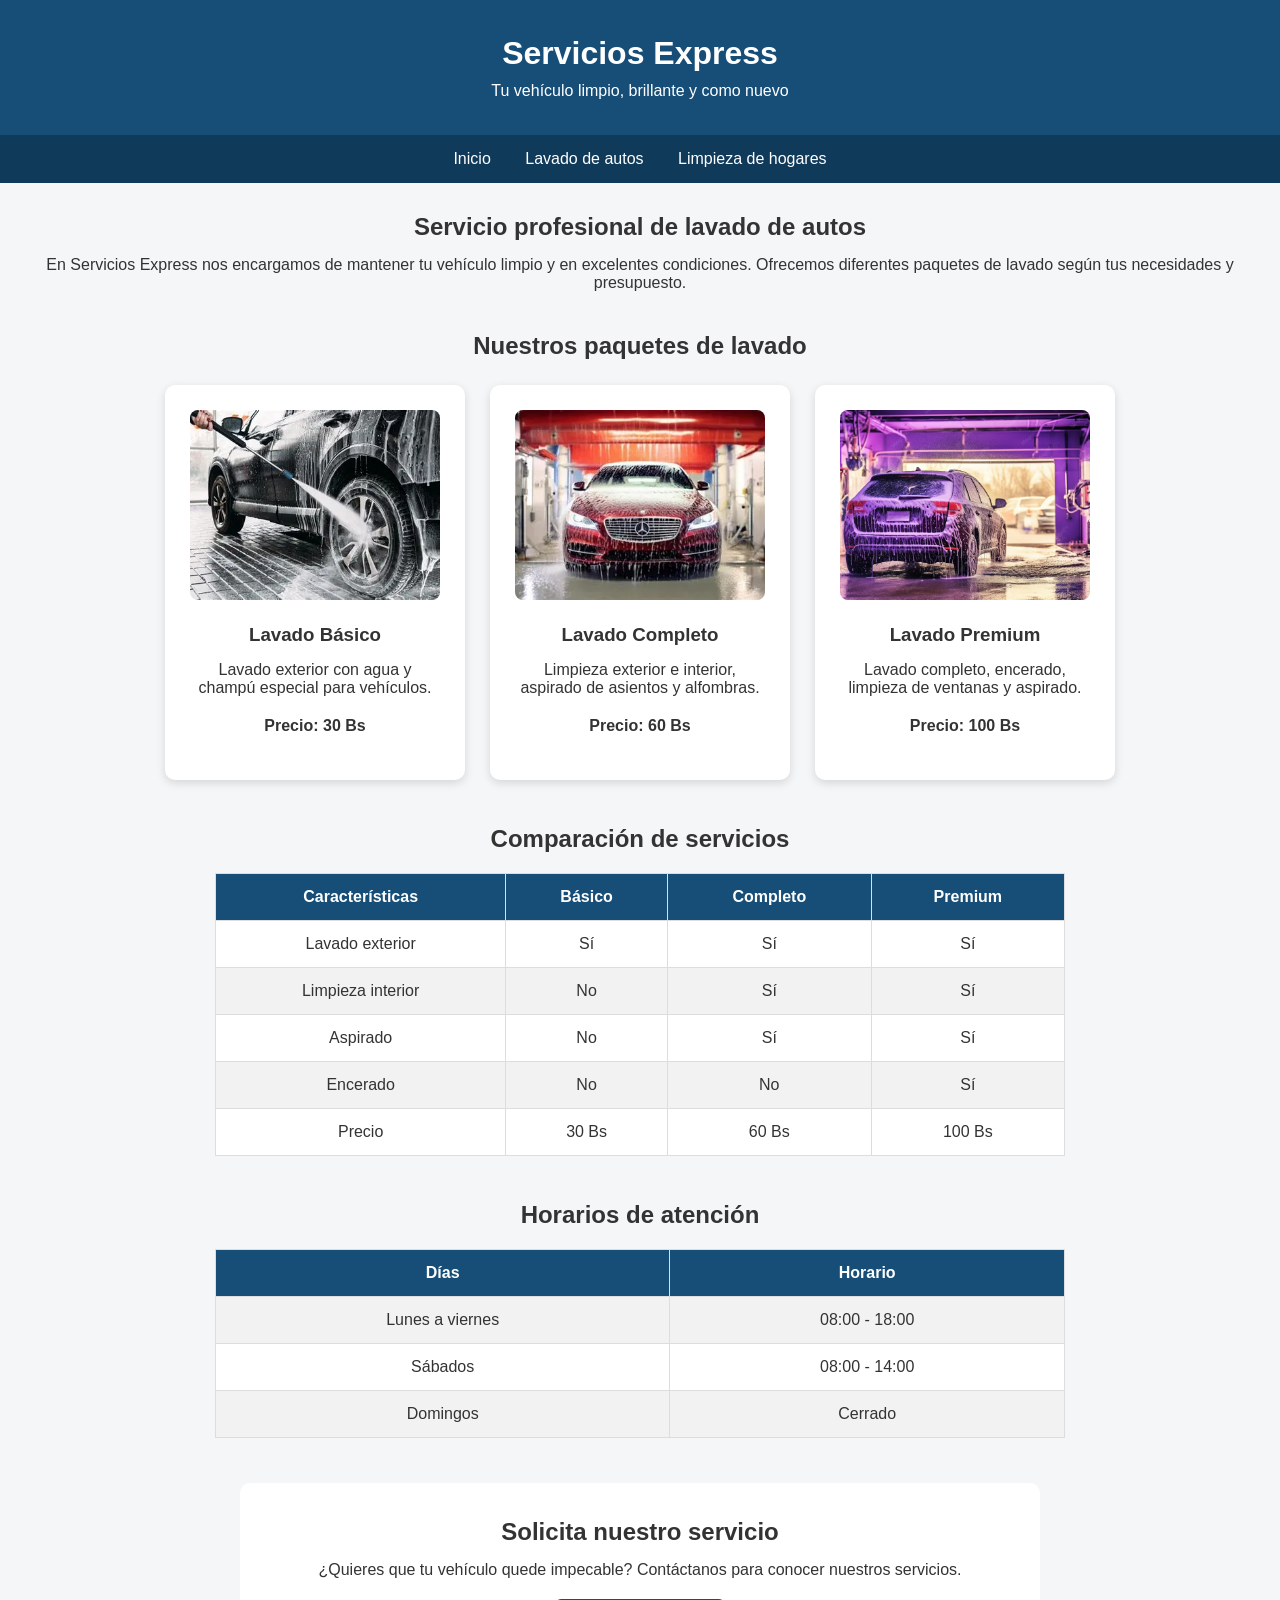
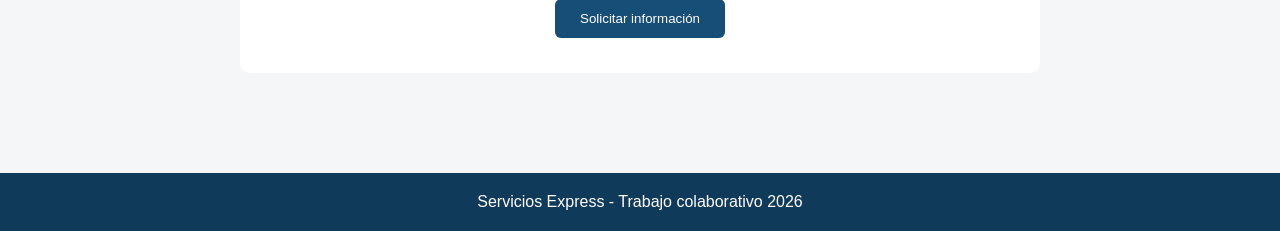
<file: servicio1.html>
<!DOCTYPE html>
<html lang="es">
<head>
    <meta charset="UTF-8">
    <meta name="viewport" content="width=device-width, initial-scale=1.0">
    <title>Lavado de Autos - Servicios Express</title>
    <link rel="stylesheet" href="style.css">
</head>
<body>

    <header>
        <h1>Servicios Express</h1>
        <p>Tu vehículo limpio, brillante y como nuevo</p>
    </header>

    <nav>
        <a href="index.html">Inicio</a>
        <a href="servicio1.html">Lavado de autos</a>
        <a href="servicio2.html">Limpieza de hogares</a>
    </nav>

    <main>

        <section class="bienvenida">
            <h2>Servicio profesional de lavado de autos</h2>
            <p>
                En Servicios Express nos encargamos de mantener
                tu vehículo limpio y en excelentes condiciones.
                Ofrecemos diferentes paquetes de lavado según
                tus necesidades y presupuesto.
            </p>
        </section>

        <section class="servicios">

            <h2>Nuestros paquetes de lavado</h2>

            <div class="contenedor">

                <div class="tarjeta">
                    <img
                        src="imagenes/lavado-basico.jpg"
                        alt="Lavado exterior de un automóvil"
                        class="imagen-servicio">

                    <h3>Lavado Básico</h3>

                    <p>
                        Lavado exterior con agua y champú
                        especial para vehículos.
                    </p>

                    <p><strong>Precio: 30 Bs</strong></p>
                </div>

                <div class="tarjeta">
                    <img
                        src="imagenes/lavado-completo.jpg"
                        alt="Limpieza completa de automóvil"
                        class="imagen-servicio">

                    <h3>Lavado Completo</h3>

                    <p>
                        Limpieza exterior e interior,
                        aspirado de asientos y alfombras.
                    </p>

                    <p><strong>Precio: 60 Bs</strong></p>
                </div>

                <div class="tarjeta">
                    <img
                        src="imagenes/lavado-premium.jpg"
                        alt="Automóvil limpio y encerado"
                        class="imagen-servicio">

                    <h3>Lavado Premium</h3>

                    <p>
                        Lavado completo, encerado,
                        limpieza de ventanas y aspirado.
                    </p>

                    <p><strong>Precio: 100 Bs</strong></p>
                </div>

            </div>
        </section>

        <section class="seccion-tabla">

            <h2>Comparación de servicios</h2>

            <table>
                <thead>
                    <tr>
                        <th>Características</th>
                        <th>Básico</th>
                        <th>Completo</th>
                        <th>Premium</th>
                    </tr>
                </thead>

                <tbody>
                    <tr>
                        <td>Lavado exterior</td>
                        <td>Sí</td>
                        <td>Sí</td>
                        <td>Sí</td>
                    </tr>

                    <tr>
                        <td>Limpieza interior</td>
                        <td>No</td>
                        <td>Sí</td>
                        <td>Sí</td>
                    </tr>

                    <tr>
                        <td>Aspirado</td>
                        <td>No</td>
                        <td>Sí</td>
                        <td>Sí</td>
                    </tr>

                    <tr>
                        <td>Encerado</td>
                        <td>No</td>
                        <td>No</td>
                        <td>Sí</td>
                    </tr>

                    <tr>
                        <td>Precio</td>
                        <td>30 Bs</td>
                        <td>60 Bs</td>
                        <td>100 Bs</td>
                    </tr>
                </tbody>
            </table>

        </section>

        <section class="seccion-tabla">

            <h2>Horarios de atención</h2>

            <table>
                <tr>
                    <th>Días</th>
                    <th>Horario</th>
                </tr>

                <tr>
                    <td>Lunes a viernes</td>
                    <td>08:00 - 18:00</td>
                </tr>

                <tr>
                    <td>Sábados</td>
                    <td>08:00 - 14:00</td>
                </tr>

                <tr>
                    <td>Domingos</td>
                    <td>Cerrado</td>
                </tr>
            </table>

        </section>

        <section class="contacto">

            <h2>Solicita nuestro servicio</h2>

            <p>
                ¿Quieres que tu vehículo quede impecable?
                Contáctanos para conocer nuestros servicios.
            </p>

            <button onclick="mostrarMensaje()">
                Solicitar información
            </button>

        </section>

    </main>

    <footer>
        <p>Servicios Express - Trabajo colaborativo 2026</p>
    </footer>

    <script src="script.js"></script>

</body>
</html>
</file>
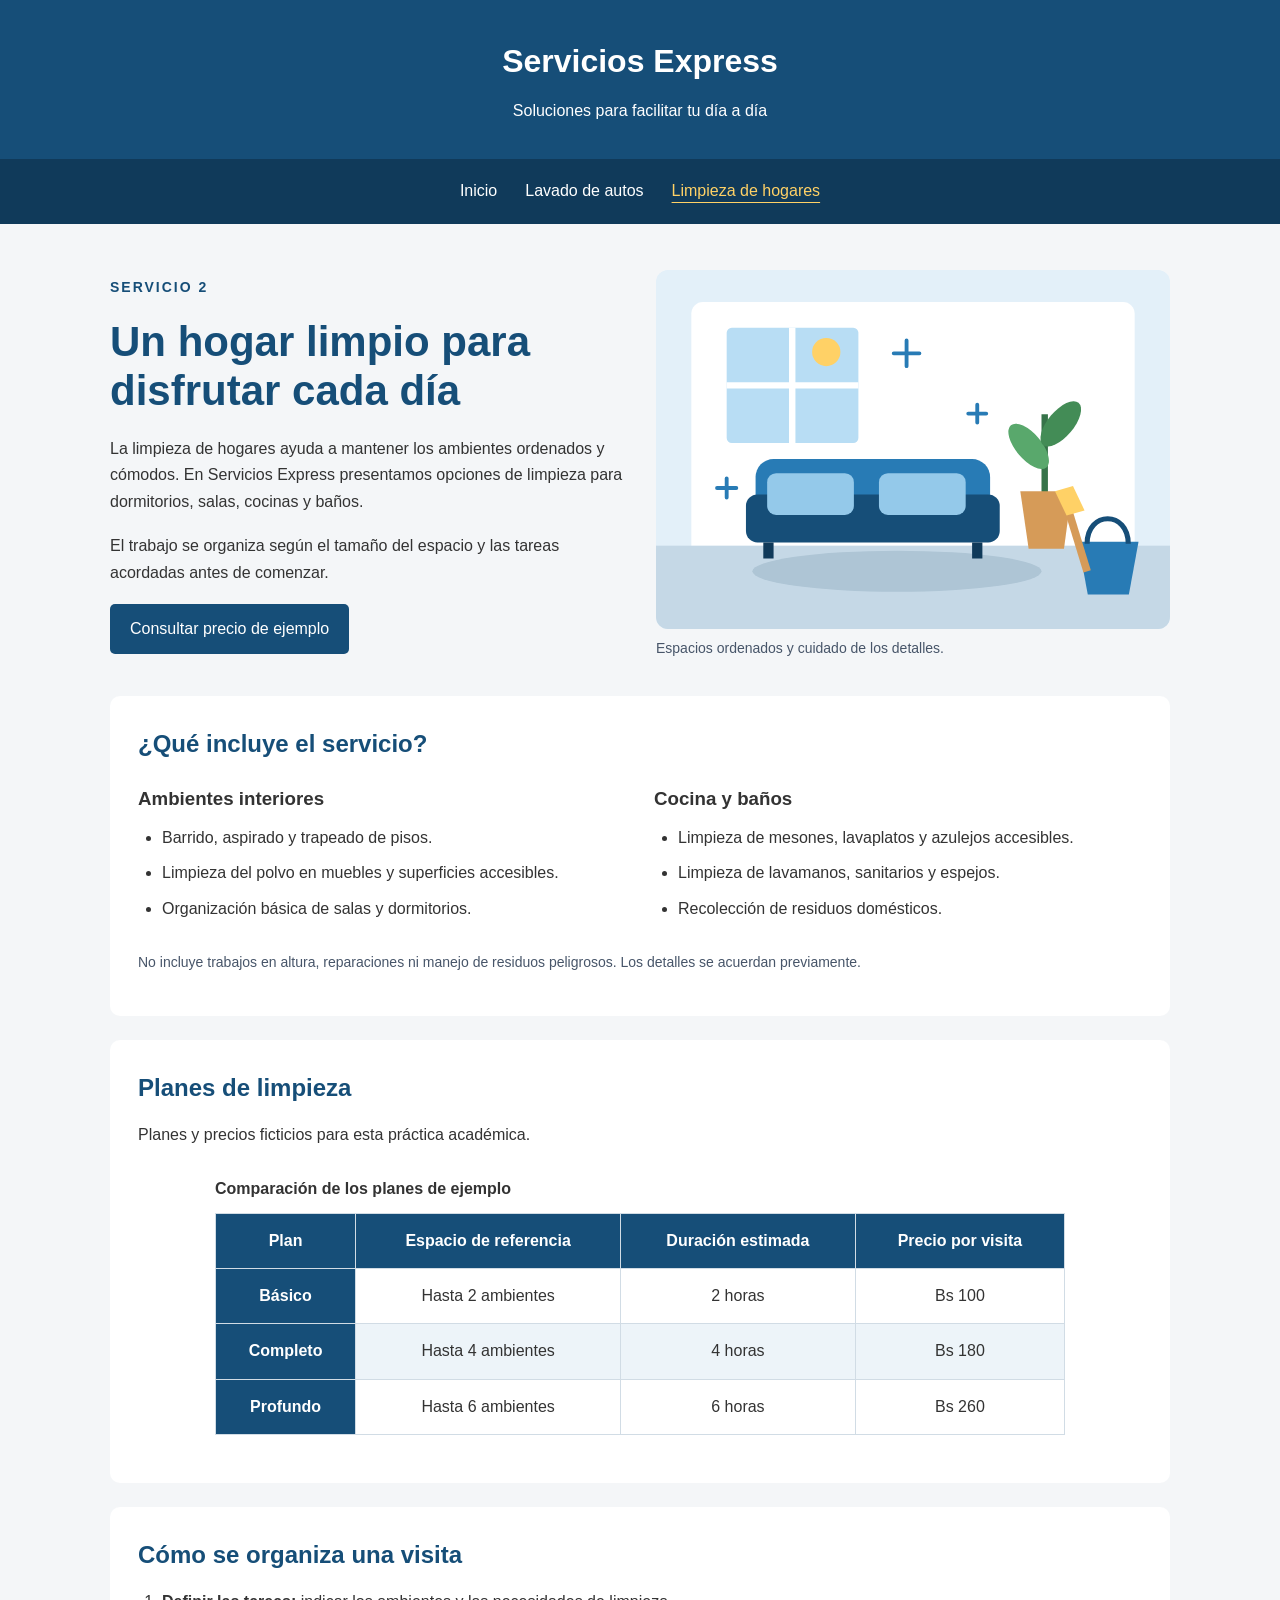
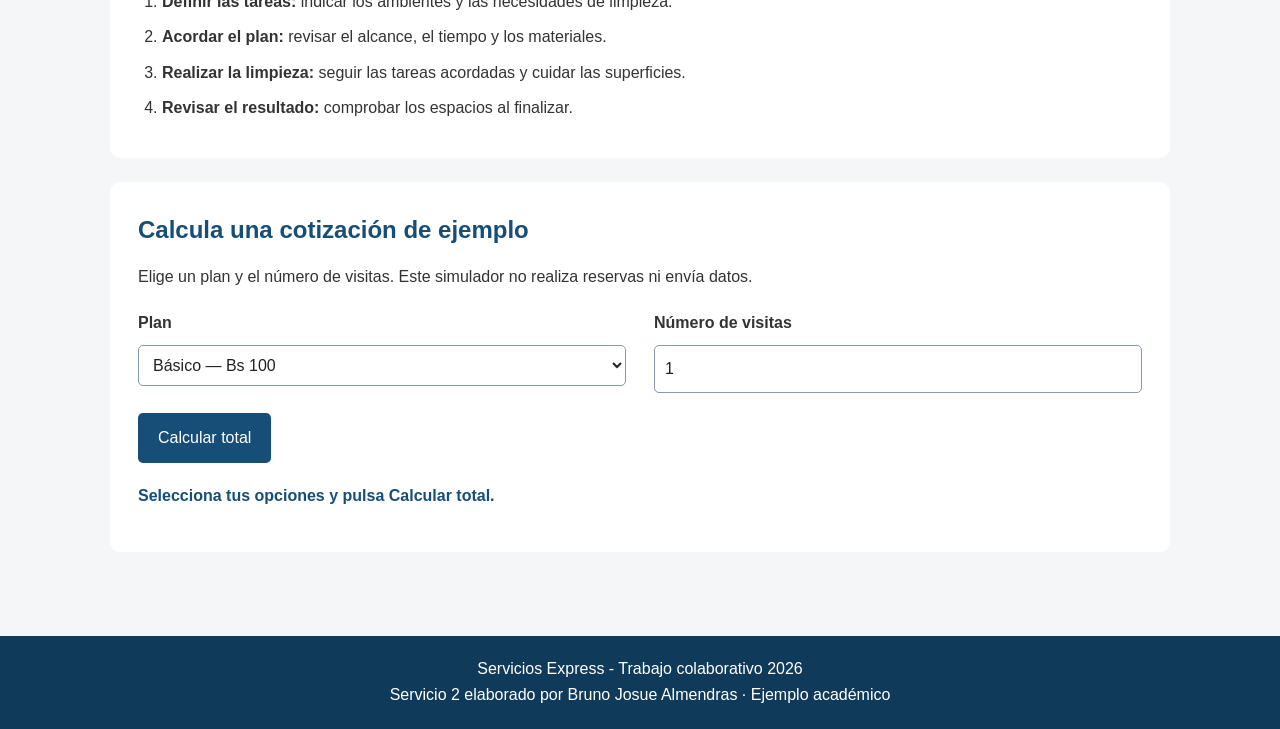
<file: servicio2.html>
<!DOCTYPE html>
<html lang="es">
<head>
    <meta charset="UTF-8">
    <meta name="viewport" content="width=device-width, initial-scale=1.0">
    <meta name="description" content="Limpieza de hogares de Servicios Express: actividades, planes y cotización de ejemplo.">
    <title>Limpieza de hogares | Servicios Express</title>
    <link rel="stylesheet" href="style.css">
    <link rel="stylesheet" href="servicio2.css">
    <script src="script.js" defer></script>
    <script src="servicio2.js" defer></script>
</head>
<body class="pagina-servicio2">
    <header>
        <h1>Servicios Express</h1>
        <p>Soluciones para facilitar tu día a día</p>
    </header>
    <nav aria-label="Navegación principal">
        <a href="index.html">Inicio</a>
        <a href="servicio1.html">Lavado de autos</a>
        <a href="servicio2.html" aria-current="page">Limpieza de hogares</a>
    </nav>
    <main>
        <section class="presentacion-hogar">
            <div>
                <p class="etiqueta-hogar">SERVICIO 2</p>
                <h2>Un hogar limpio para disfrutar cada día</h2>
                <p>La limpieza de hogares ayuda a mantener los ambientes ordenados y cómodos. En Servicios Express presentamos opciones de limpieza para dormitorios, salas, cocinas y baños.</p>
                <p>El trabajo se organiza según el tamaño del espacio y las tareas acordadas antes de comenzar.</p>
                <a class="boton-hogar" href="#cotizacion">Consultar precio de ejemplo</a>
            </div>
            <figure>
                <img src="img/limpieza-hogar.svg" width="800" height="560" alt="Ilustración de una sala ordenada con un sofá, una planta y utensilios de limpieza">
                <figcaption>Espacios ordenados y cuidado de los detalles.</figcaption>
            </figure>
        </section>
        <section class="bloque-hogar" aria-labelledby="incluye">
            <h2 id="incluye">¿Qué incluye el servicio?</h2>
            <div class="columnas-hogar">
                <div>
                    <h3>Ambientes interiores</h3>
                    <ul>
                        <li>Barrido, aspirado y trapeado de pisos.</li>
                        <li>Limpieza del polvo en muebles y superficies accesibles.</li>
                        <li>Organización básica de salas y dormitorios.</li>
                    </ul>
                </div>
                <div>
                    <h3>Cocina y baños</h3>
                    <ul>
                        <li>Limpieza de mesones, lavaplatos y azulejos accesibles.</li>
                        <li>Limpieza de lavamanos, sanitarios y espejos.</li>
                        <li>Recolección de residuos domésticos.</li>
                    </ul>
                </div>
            </div>
            <p class="nota-hogar">No incluye trabajos en altura, reparaciones ni manejo de residuos peligrosos. Los detalles se acuerdan previamente.</p>
        </section>
        <section class="bloque-hogar" aria-labelledby="planes">
            <h2 id="planes">Planes de limpieza</h2>
            <p>Planes y precios ficticios para esta práctica académica.</p>
            <div class="tabla-hogar">
                <table>
                    <caption>Comparación de los planes de ejemplo</caption>
                    <thead><tr><th scope="col">Plan</th><th scope="col">Espacio de referencia</th><th scope="col">Duración estimada</th><th scope="col">Precio por visita</th></tr></thead>
                    <tbody>
                        <tr><th scope="row">Básico</th><td>Hasta 2 ambientes</td><td>2 horas</td><td>Bs 100</td></tr>
                        <tr><th scope="row">Completo</th><td>Hasta 4 ambientes</td><td>4 horas</td><td>Bs 180</td></tr>
                        <tr><th scope="row">Profundo</th><td>Hasta 6 ambientes</td><td>6 horas</td><td>Bs 260</td></tr>
                    </tbody>
                </table>
            </div>
        </section>
        <section class="bloque-hogar" aria-labelledby="proceso">
            <h2 id="proceso">Cómo se organiza una visita</h2>
            <ol>
                <li><strong>Definir las tareas:</strong> indicar los ambientes y las necesidades de limpieza.</li>
                <li><strong>Acordar el plan:</strong> revisar el alcance, el tiempo y los materiales.</li>
                <li><strong>Realizar la limpieza:</strong> seguir las tareas acordadas y cuidar las superficies.</li>
                <li><strong>Revisar el resultado:</strong> comprobar los espacios al finalizar.</li>
            </ol>
        </section>
        <section class="bloque-hogar" id="cotizacion" aria-labelledby="titulo-cotizacion">
            <h2 id="titulo-cotizacion">Calcula una cotización de ejemplo</h2>
            <p>Elige un plan y el número de visitas. Este simulador no realiza reservas ni envía datos.</p>
            <form id="formulario-hogar">
                <div class="columnas-hogar">
                    <div><label for="plan-hogar">Plan</label><select id="plan-hogar" name="plan"><option value="100">Básico — Bs 100</option><option value="180">Completo — Bs 180</option><option value="260">Profundo — Bs 260</option></select></div>
                    <div><label for="visitas-hogar">Número de visitas</label><input id="visitas-hogar" name="visitas" type="number" min="1" max="12" step="1" value="1" required></div>
                </div>
                <button class="boton-hogar" type="submit">Calcular total</button>
                <p id="resultado-hogar" role="status" aria-live="polite">Selecciona tus opciones y pulsa Calcular total.</p>
            </form>
        </section>
    </main>
    <footer><p>Servicios Express - Trabajo colaborativo 2026</p><p>Servicio 2 elaborado por Bruno Josue Almendras · Ejemplo académico</p></footer>
</body>
</html>
</file>
<file: style.css>
* {
    margin: 0;
    padding: 0;
    box-sizing: border-box;
}

body {
    font-family: Arial, sans-serif;
    background-color: #f4f6f8;
    color: #333;
}

header {
    background-color: #164e78;
    color: white;
    text-align: center;
    padding: 35px;
}

header h1 {
    margin-bottom: 10px;
}

nav {
    background-color: #103a5a;
    padding: 15px;
    text-align: center;
}

nav a {
    color: white;
    text-decoration: none;
    margin: 15px;
}

nav a:hover {
    color: #ffd166;
}

main {
    padding: 30px;
}

.bienvenida {
    text-align: center;
    margin-bottom: 40px;
}

.bienvenida h2 {
    margin-bottom: 15px;
}

.servicios h2 {
    text-align: center;
    margin-bottom: 25px;
}

.contenedor {
    display: flex;
    justify-content: center;
    gap: 25px;
    flex-wrap: wrap;
}

.tarjeta {
    background-color: white;
    padding: 25px;
    width: 300px;
    text-align: center;
    border-radius: 10px;
    box-shadow: 0 3px 10px #0002;
}

.tarjeta h3 {
    margin-bottom: 15px;
}

.tarjeta p {
    margin-bottom: 20px;
}

.tarjeta a {
    display: inline-block;
    background-color: #164e78;
    color: white;
    padding: 10px 20px;
    text-decoration: none;
    border-radius: 5px;
}

.tarjeta a:hover {
    background-color: #287bb5;
}

footer {
    text-align: center;
    background-color: #103a5a;
    color: white;
    padding: 20px;
    margin-top: 30px;
}
button {
    background-color: #164e78;
    color: white;
    border: none;
    padding: 12px 20px;
    border-radius: 5px;
    cursor: pointer;
}

button:hover {
    background-color: #287bb5;
}

table {
    border-collapse: collapse;
    background-color: white;
}

th {
    background-color: #164e78;
    color: white;
}

td, th {
    padding: 12px;
    text-align: center;
}

/* Imagenes del servicio */

.imagen-servicio {
    width: 100%;
    height: 190px;
    object-fit: cover;
    border-radius: 8px;
    margin-bottom: 20px;
}

/* Tarjetas de servicios */

.tarjeta {
    transition: transform 0.3s;
}

.tarjeta:hover {
    transform: translateY(-8px);
}

/* Tablas */

.seccion-tabla {
    text-align: center;
    margin: 45px auto;
}

.seccion-tabla h2 {
    margin-bottom: 20px;
}

table {
    margin: 20px auto;
    border-collapse: collapse;
    width: 90%;
    max-width: 850px;
    background-color: white;
}

th {
    background-color: #164e78;
    color: white;
}

th, td {
    border: 1px solid #ddd;
    padding: 14px;
    text-align: center;
}

tr:nth-child(even) {
    background-color: #f2f2f2;
}

/* Contacto */

.contacto {
    text-align: center;
    background-color: white;
    padding: 35px;
    border-radius: 10px;
    margin: 40px auto;
    max-width: 800px;
}

.contacto h2 {
    margin-bottom: 15px;
}

.contacto p {
    margin-bottom: 20px;
}

.contacto button {
    padding: 12px 25px;
    background-color: #164e78;
    color: white;
    border: none;
    border-radius: 6px;
    cursor: pointer;
}

.contacto button:hover {
    background-color: #287bb5;
}

/* Adaptacion a celulares */

@media (max-width: 600px) {
    .contenedor {
        flex-direction: column;
        align-items: center;
    }

    .tarjeta {
        width: 100%;
        max-width: 350px;
    }

    .seccion-tabla {
        overflow-x: auto;
    }

    table {
        min-width: 500px;
    }
}
</file>
<file: servicio2.css>
/* Estilos exclusivos del servicio 2 para conservar el trabajo del compañero. */
.pagina-servicio2 { font-size: 16px; line-height: 1.65; }
.pagina-servicio2 main { max-width: 1120px; margin: auto; }
.pagina-servicio2 nav { display: flex; justify-content: center; flex-wrap: wrap; gap: 12px 28px; }
.pagina-servicio2 nav a { margin: 0; padding: 4px 0; }
.pagina-servicio2 nav a[aria-current="page"] { color: #ffd166; text-decoration: underline; text-underline-offset: 6px; }
.presentacion-hogar { display: grid; grid-template-columns: 1fr 1fr; gap: 32px; align-items: center; margin: 16px 0 36px; }
.presentacion-hogar h2 { color: #164e78; font-size: clamp(28px, 4vw, 42px); line-height: 1.18; margin-bottom: 20px; }
.presentacion-hogar p { margin-bottom: 18px; }
.presentacion-hogar .etiqueta-hogar { color: #164e78; font-size: 14px; letter-spacing: 2px; font-weight: bold; }
.presentacion-hogar img { display: block; width: 100%; height: auto; border-radius: 12px; }
.presentacion-hogar figcaption { margin-top: 8px; font-size: 14px; color: #475569; }
.bloque-hogar { background: #fff; padding: 28px; border-radius: 10px; margin: 24px 0; }
.bloque-hogar h2 { color: #164e78; margin-bottom: 14px; }
.bloque-hogar h3 { margin-bottom: 10px; }
.bloque-hogar p { margin-bottom: 14px; }
.columnas-hogar { display: grid; grid-template-columns: 1fr 1fr; gap: 28px; margin: 20px 0; }
.bloque-hogar ul, .bloque-hogar ol { padding-left: 24px; }
.bloque-hogar li { margin-bottom: 9px; }
.bloque-hogar .nota-hogar { margin-top: 20px; font-size: 14px; color: #475569; }
.tabla-hogar { overflow-x: auto; }
.tabla-hogar table { width: 100%; border-collapse: collapse; margin-top: 14px; text-align: left; }
.tabla-hogar caption { text-align: left; padding-bottom: 10px; font-weight: bold; }
.tabla-hogar th, .tabla-hogar td { padding: 14px; border: 1px solid #d1dce5; }
.tabla-hogar thead { background: #164e78; color: #fff; }
.tabla-hogar tbody tr:nth-child(even) { background: #edf4f9; }
.pagina-servicio2 .boton-hogar { display: inline-block; border: 0; border-radius: 5px; background: #164e78; color: #fff; font: inherit; text-decoration: none; padding: 12px 20px; cursor: pointer; }
.pagina-servicio2 .boton-hogar:hover { background: #103a5a; }
#formulario-hogar label { display: block; font-weight: bold; margin-bottom: 8px; }
#formulario-hogar input, #formulario-hogar select { width: 100%; font: inherit; padding: 10px; border: 1px solid #879baa; border-radius: 5px; background: #fff; color: #222; }
#resultado-hogar { margin-top: 20px; font-weight: bold; color: #164e78; }
.pagina-servicio2 :focus-visible { outline: 3px solid #8b5b00; outline-offset: 4px; }
@media (max-width: 720px) { .pagina-servicio2 main { padding: 20px; } .presentacion-hogar, .columnas-hogar { grid-template-columns: 1fr; gap: 22px; } .bloque-hogar { padding: 20px; } }
</file>
